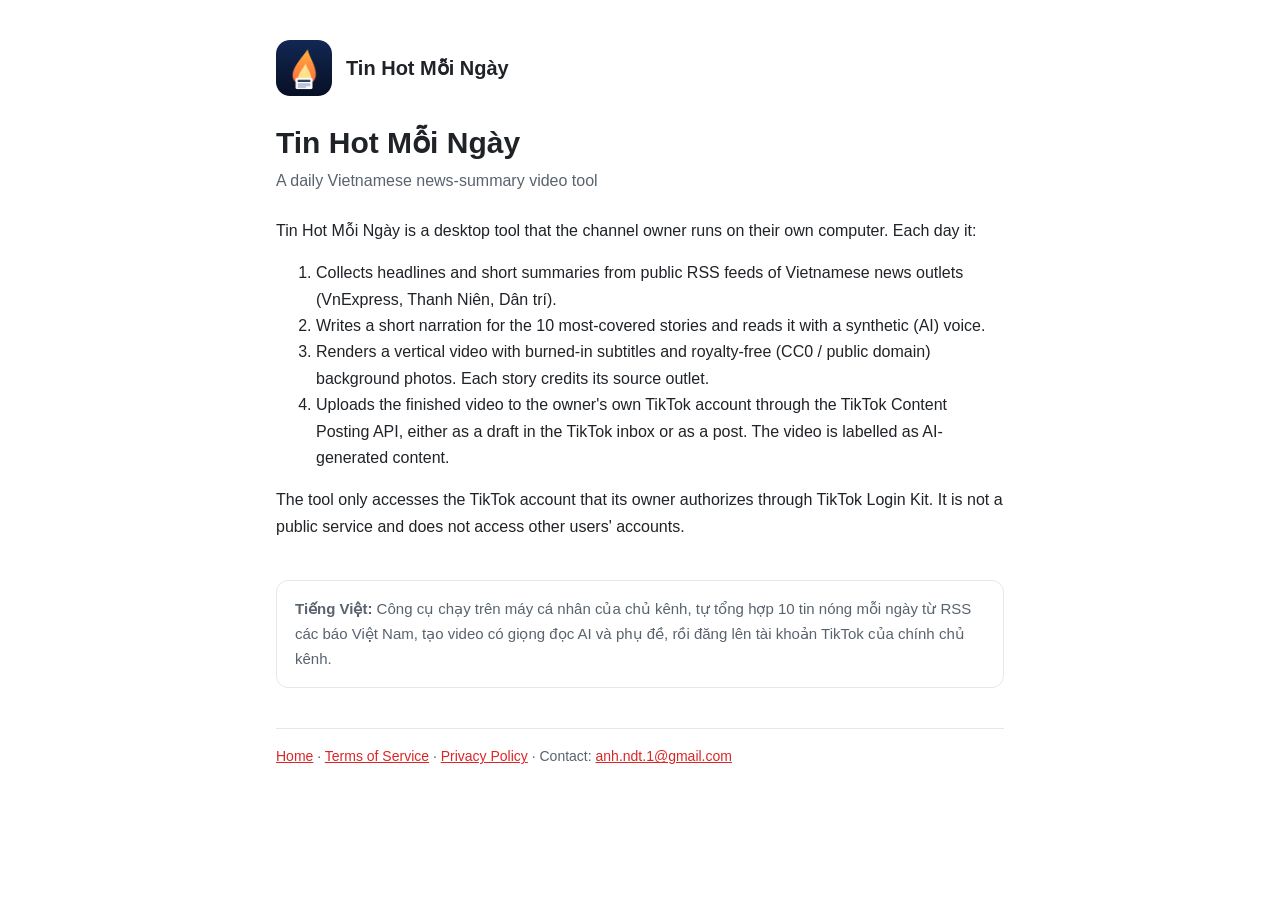
<file: index.html>
<!doctype html><html lang="en"><head><meta charset="utf-8"><meta name="viewport" content="width=device-width, initial-scale=1"><link rel="stylesheet" href="style.css"><link rel="icon" type="image/png" href="logo-120.png"><title>Tin Hot Mỗi Ngày</title></head><body><main><header><img src="logo-512.png" alt="Tin Hot Mỗi Ngày logo"><a href="index.html">Tin Hot Mỗi Ngày</a></header>
<h1>Tin Hot Mỗi Ngày</h1>
<p class="meta">A daily Vietnamese news-summary video tool</p>
<p>Tin Hot Mỗi Ngày is a desktop tool that the channel owner runs on their own computer. Each day it:</p>
<ol>
<li>Collects headlines and short summaries from public RSS feeds of Vietnamese news outlets (VnExpress, Thanh Niên, Dân trí).</li>
<li>Writes a short narration for the 10 most-covered stories and reads it with a synthetic (AI) voice.</li>
<li>Renders a vertical video with burned-in subtitles and royalty-free (CC0 / public domain) background photos. Each story credits its source outlet.</li>
<li>Uploads the finished video to the owner's own TikTok account through the TikTok Content Posting API, either as a draft in the TikTok inbox or as a post. The video is labelled as AI-generated content.</li>
</ol>
<p>The tool only accesses the TikTok account that its owner authorizes through TikTok Login Kit. It is not a public service and does not access other users' accounts.</p>
<div class="vi"><strong>Tiếng Việt:</strong> Công cụ chạy trên máy cá nhân của chủ kênh, tự tổng hợp 10 tin nóng mỗi ngày từ RSS các báo Việt Nam, tạo video có giọng đọc AI và phụ đề, rồi đăng lên tài khoản TikTok của chính chủ kênh.</div>
<nav><a href="index.html">Home</a> · <a href="terms.html">Terms of Service</a> · <a href="privacy.html">Privacy Policy</a> · Contact: <a href="mailto:anh.ndt.1@gmail.com">anh.ndt.1@gmail.com</a></nav></main></body></html>
</file>
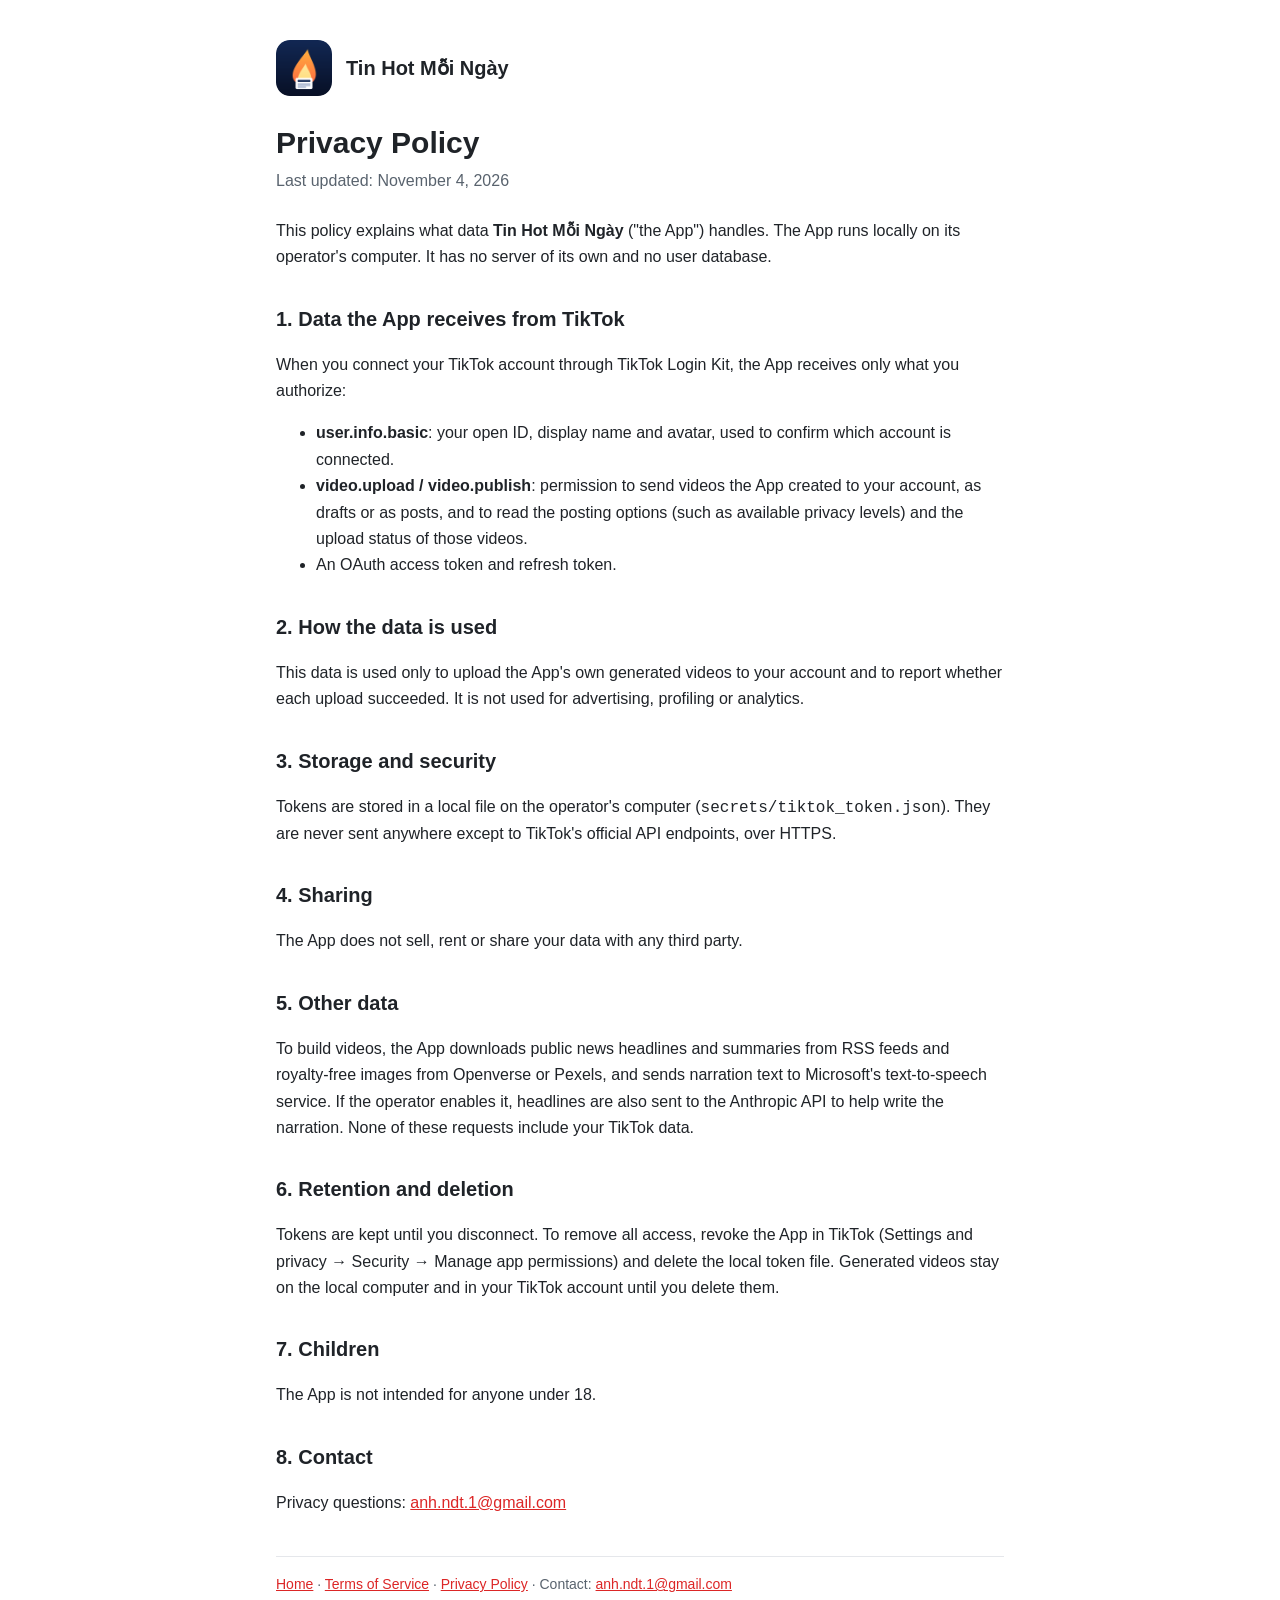
<file: privacy.html>
<!doctype html><html lang="en"><head><meta charset="utf-8"><meta name="viewport" content="width=device-width, initial-scale=1"><link rel="stylesheet" href="style.css"><link rel="icon" type="image/png" href="logo-120.png"><title>Privacy Policy</title></head><body><main><header><img src="logo-512.png" alt="Tin Hot Mỗi Ngày logo"><a href="index.html">Tin Hot Mỗi Ngày</a></header>
<h1>Privacy Policy</h1>
<p class="meta">Last updated: November 4, 2026</p>
<p>This policy explains what data <strong>Tin Hot Mỗi Ngày</strong> ("the App") handles. The App runs locally on its operator's computer. It has no server of its own and no user database.</p>
<h2>1. Data the App receives from TikTok</h2>
<p>When you connect your TikTok account through TikTok Login Kit, the App receives only what you authorize:</p>
<ul>
<li><strong>user.info.basic</strong>: your open ID, display name and avatar, used to confirm which account is connected.</li>
<li><strong>video.upload / video.publish</strong>: permission to send videos the App created to your account, as drafts or as posts, and to read the posting options (such as available privacy levels) and the upload status of those videos.</li>
<li>An OAuth access token and refresh token.</li>
</ul>
<h2>2. How the data is used</h2>
<p>This data is used only to upload the App's own generated videos to your account and to report whether each upload succeeded. It is not used for advertising, profiling or analytics.</p>
<h2>3. Storage and security</h2>
<p>Tokens are stored in a local file on the operator's computer (<code>secrets/tiktok_token.json</code>). They are never sent anywhere except to TikTok's official API endpoints, over HTTPS.</p>
<h2>4. Sharing</h2>
<p>The App does not sell, rent or share your data with any third party.</p>
<h2>5. Other data</h2>
<p>To build videos, the App downloads public news headlines and summaries from RSS feeds and royalty-free images from Openverse or Pexels, and sends narration text to Microsoft's text-to-speech service. If the operator enables it, headlines are also sent to the Anthropic API to help write the narration. None of these requests include your TikTok data.</p>
<h2>6. Retention and deletion</h2>
<p>Tokens are kept until you disconnect. To remove all access, revoke the App in TikTok (Settings and privacy → Security → Manage app permissions) and delete the local token file. Generated videos stay on the local computer and in your TikTok account until you delete them.</p>
<h2>7. Children</h2>
<p>The App is not intended for anyone under 18.</p>
<h2>8. Contact</h2>
<p>Privacy questions: <a href="mailto:anh.ndt.1@gmail.com">anh.ndt.1@gmail.com</a></p>
<nav><a href="index.html">Home</a> · <a href="terms.html">Terms of Service</a> · <a href="privacy.html">Privacy Policy</a> · Contact: <a href="mailto:anh.ndt.1@gmail.com">anh.ndt.1@gmail.com</a></nav></main></body></html>
</file>
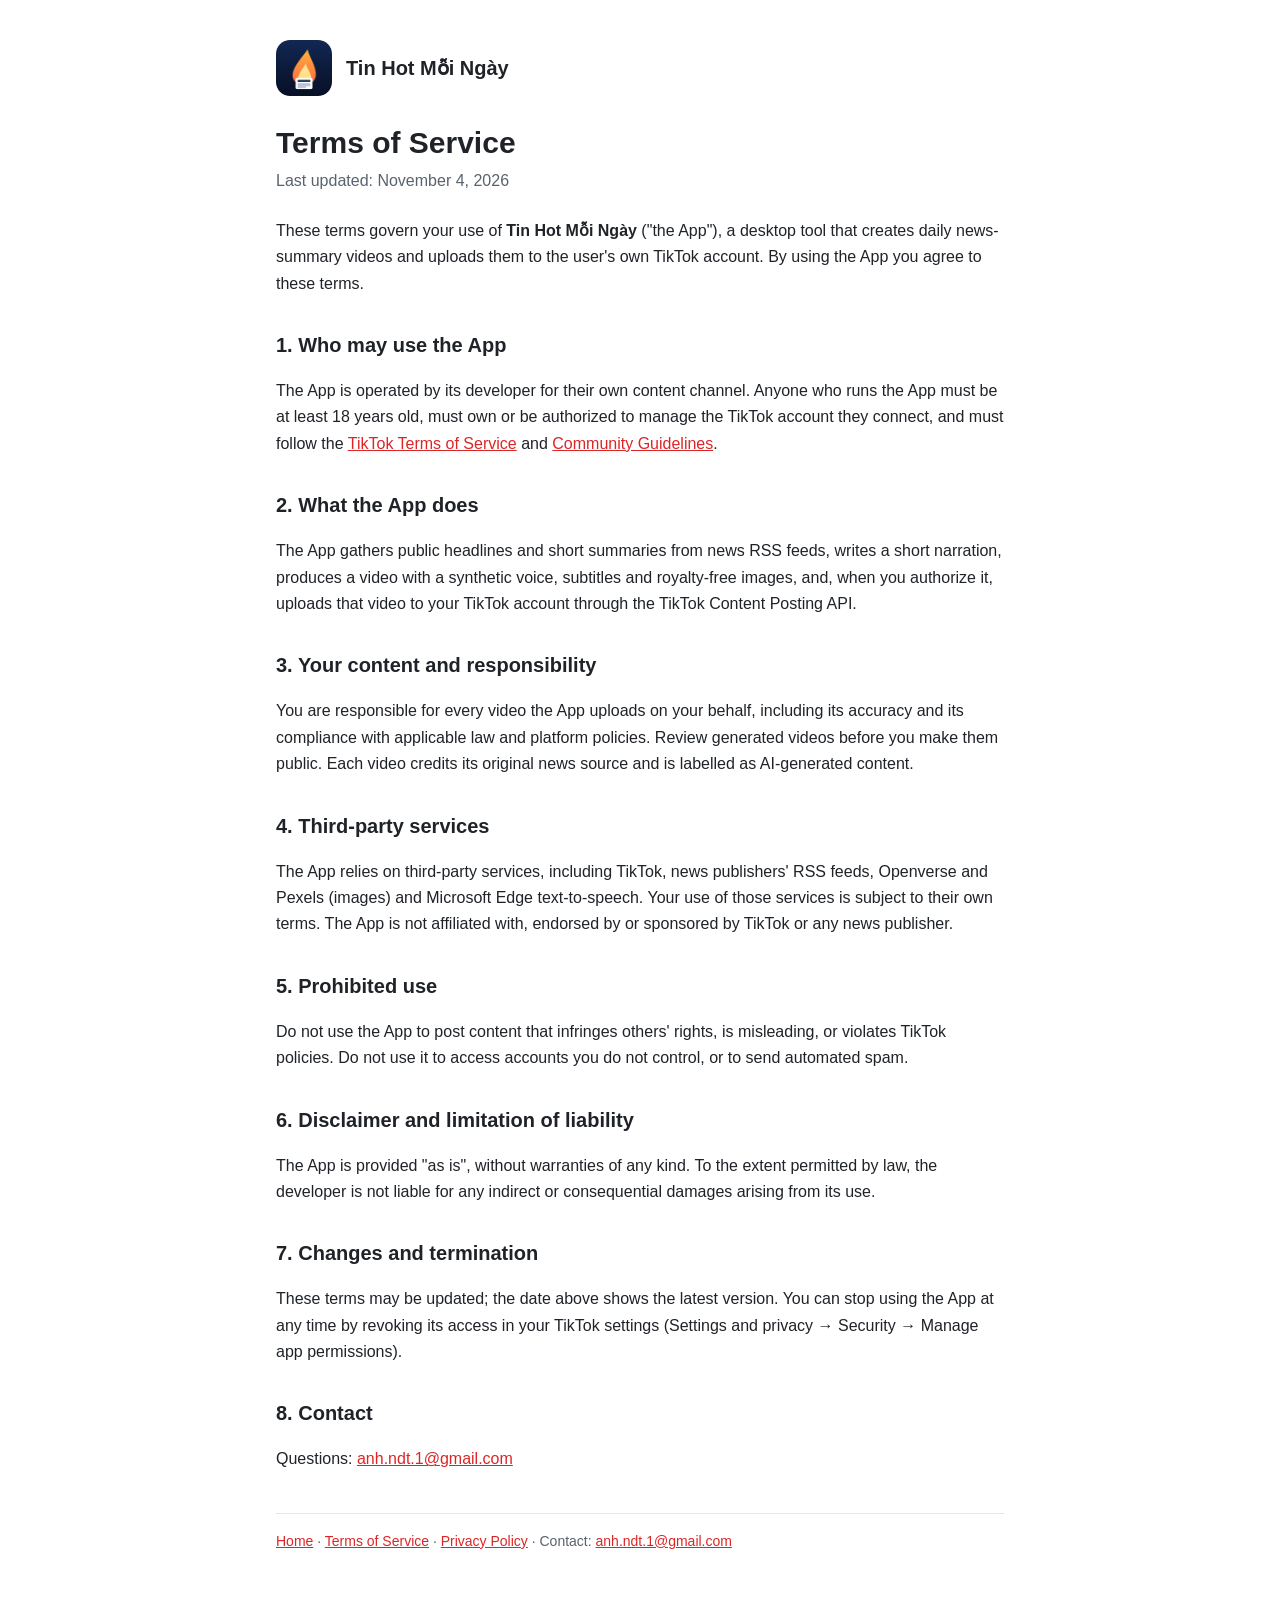
<file: terms.html>
<!doctype html><html lang="en"><head><meta charset="utf-8"><meta name="viewport" content="width=device-width, initial-scale=1"><link rel="stylesheet" href="style.css"><link rel="icon" type="image/png" href="logo-120.png"><title>Terms of Service</title></head><body><main><header><img src="logo-512.png" alt="Tin Hot Mỗi Ngày logo"><a href="index.html">Tin Hot Mỗi Ngày</a></header>
<h1>Terms of Service</h1>
<p class="meta">Last updated: November 4, 2026</p>
<p>These terms govern your use of <strong>Tin Hot Mỗi Ngày</strong> ("the App"), a desktop tool that creates daily news-summary videos and uploads them to the user's own TikTok account. By using the App you agree to these terms.</p>
<h2>1. Who may use the App</h2>
<p>The App is operated by its developer for their own content channel. Anyone who runs the App must be at least 18 years old, must own or be authorized to manage the TikTok account they connect, and must follow the <a href="https://www.tiktok.com/legal/terms-of-service">TikTok Terms of Service</a> and <a href="https://www.tiktok.com/community-guidelines">Community Guidelines</a>.</p>
<h2>2. What the App does</h2>
<p>The App gathers public headlines and short summaries from news RSS feeds, writes a short narration, produces a video with a synthetic voice, subtitles and royalty-free images, and, when you authorize it, uploads that video to your TikTok account through the TikTok Content Posting API.</p>
<h2>3. Your content and responsibility</h2>
<p>You are responsible for every video the App uploads on your behalf, including its accuracy and its compliance with applicable law and platform policies. Review generated videos before you make them public. Each video credits its original news source and is labelled as AI-generated content.</p>
<h2>4. Third-party services</h2>
<p>The App relies on third-party services, including TikTok, news publishers' RSS feeds, Openverse and Pexels (images) and Microsoft Edge text-to-speech. Your use of those services is subject to their own terms. The App is not affiliated with, endorsed by or sponsored by TikTok or any news publisher.</p>
<h2>5. Prohibited use</h2>
<p>Do not use the App to post content that infringes others' rights, is misleading, or violates TikTok policies. Do not use it to access accounts you do not control, or to send automated spam.</p>
<h2>6. Disclaimer and limitation of liability</h2>
<p>The App is provided "as is", without warranties of any kind. To the extent permitted by law, the developer is not liable for any indirect or consequential damages arising from its use.</p>
<h2>7. Changes and termination</h2>
<p>These terms may be updated; the date above shows the latest version. You can stop using the App at any time by revoking its access in your TikTok settings (Settings and privacy → Security → Manage app permissions).</p>
<h2>8. Contact</h2>
<p>Questions: <a href="mailto:anh.ndt.1@gmail.com">anh.ndt.1@gmail.com</a></p>
<nav><a href="index.html">Home</a> · <a href="terms.html">Terms of Service</a> · <a href="privacy.html">Privacy Policy</a> · Contact: <a href="mailto:anh.ndt.1@gmail.com">anh.ndt.1@gmail.com</a></nav></main></body></html>
</file>
<file: style.css>
:root { --bg:#ffffff; --fg:#1f2328; --muted:#59636e; --accent:#dc2626; --line:#e5e7eb; }
@media (prefers-color-scheme: dark) { :root { --bg:#0f1115; --fg:#e6e6e6; --muted:#a0a7b0; --accent:#f87171; --line:#2a2f37; } }
* { box-sizing: border-box; }
body { margin:0; background:var(--bg); color:var(--fg); font:16px/1.65 -apple-system, BlinkMacSystemFont, "Segoe UI", Roboto, Arial, sans-serif; }
main { max-width: 760px; margin: 0 auto; padding: 40px 16px 64px; }
header { display:flex; align-items:center; gap:14px; margin-bottom:28px; }
header img { width:56px; height:56px; border-radius:14px; }
header a { color:inherit; text-decoration:none; font-weight:700; font-size:20px; }
h1 { font-size: 30px; line-height:1.25; margin: 0 0 6px; }
h2 { font-size: 20px; margin: 32px 0 8px; }
.meta { color: var(--muted); margin: 0 0 24px; }
a { color: var(--accent); }
nav { margin-top:40px; padding-top:16px; border-top:1px solid var(--line); color:var(--muted); font-size:14px; }
.vi { margin-top:40px; padding:16px 18px; border:1px solid var(--line); border-radius:12px; color:var(--muted); font-size:15px; }
</file>
